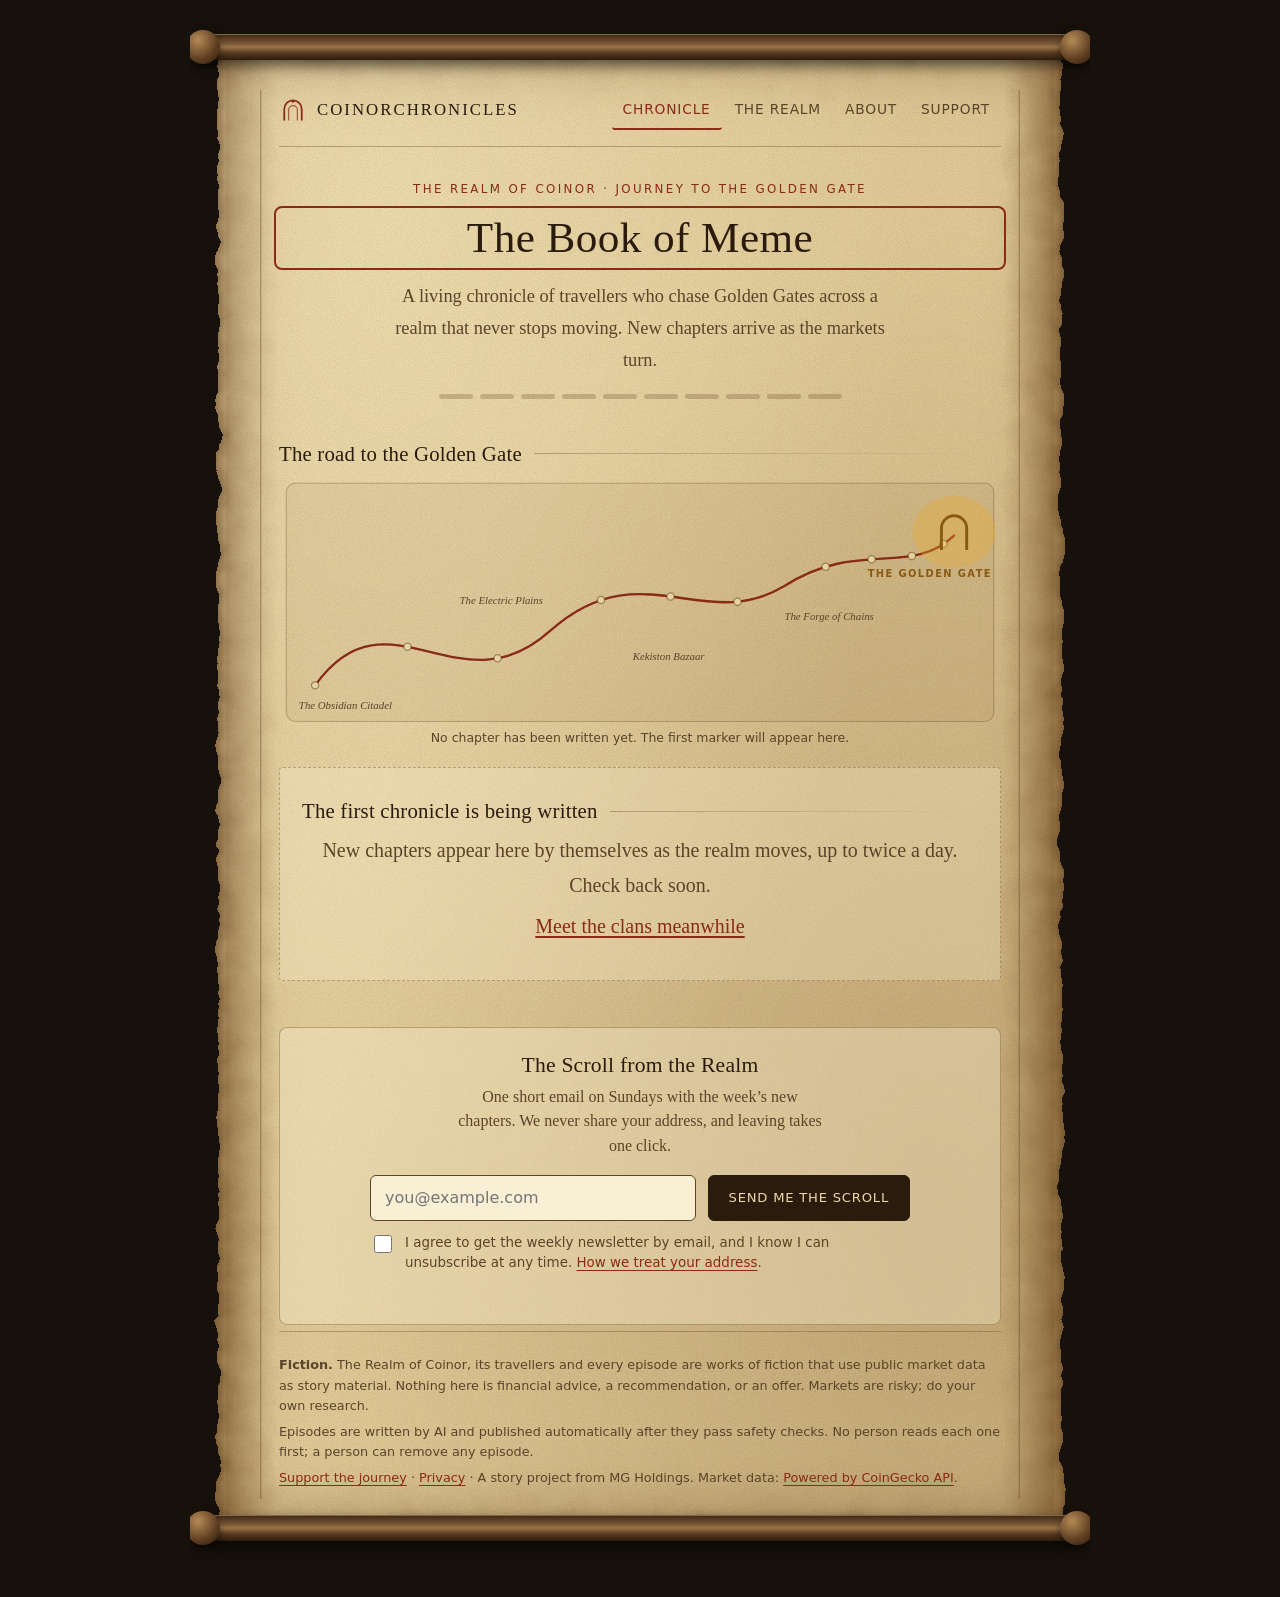
<file: site/index.html>
<!doctype html>
<html lang="en">
<head>
<meta charset="utf-8">
<meta name="viewport" content="width=device-width, initial-scale=1">
<title>The Book of Meme · CoinorChronicles — a fantasy saga of the Realm of Coinor</title>
<meta name="description" content="CoinorChronicles: the Book of Meme, an ongoing crypto fantasy saga set in the Realm of Coinor. New chapters appear up to twice a day. Fiction written by AI, published after safety checks. Not financial advice.">
<meta property="og:title" content="The Book of Meme · CoinorChronicles">
<meta property="og:description" content="An ongoing fantasy saga from the Realm of Coinor. New chapters up to twice a day. Fiction. Not financial advice.">
<meta property="og:type" content="website">
<meta name="theme-color" content="#140e08">
<link rel="icon" href="data:image/svg+xml,%3Csvg xmlns='http://www.w3.org/2000/svg' viewBox='0 0 32 32'%3E%3Crect width='32' height='32' rx='6' fill='%23140e08'/%3E%3Cpath d='M8 26V15a8 8 0 0 1 16 0v11' fill='none' stroke='%23c9a24a' stroke-width='2.4'/%3E%3C/svg%3E">
<link rel="canonical" href="https://coinorchonicles.space/">
<meta property="og:url" content="https://coinorchonicles.space/">
<meta property="og:site_name" content="CoinorChronicles">
<link rel="stylesheet" href="styles.css">
<script>(function(){var d=document.documentElement,w=function(){var x=innerWidth;d.setAttribute('data-screen',x<600?'phone':x<1024?'tablet':'desktop');d.setAttribute('data-touch',matchMedia('(pointer:coarse)').matches?'1':'0')};w();addEventListener('resize',w);addEventListener('orientationchange',w)})()</script>
<script type="application/ld+json">{"@context":"https://schema.org","@type":"WebSite","name":"CoinorChronicles","alternateName":"The Book of Meme","url":"https://coinorchonicles.space/","description":"An ongoing fantasy saga set in the Realm of Coinor. Fiction, not financial advice.","inLanguage":"en"}</script>
</head>
<body>
<a class="skip" href="#app">Skip to the chronicle</a>
<svg width="0" height="0" style="position:absolute" aria-hidden="true" focusable="false">
  <filter id="rough" x="-5%" y="-2%" width="110%" height="104%">
    <feTurbulence type="fractalNoise" baseFrequency="0.035" numOctaves="3" seed="7" result="n"/>
    <feDisplacementMap in="SourceGraphic" in2="n" scale="14" xChannelSelector="R" yChannelSelector="G"/>
  </filter>
</svg>
<div class="scroll">
<div class="rod top" aria-hidden="true"></div>
<div class="sheet"><div class="col">
<header class="site-header">
  <div class="bar">
    <a class="brand" href="#/" aria-label="CoinorChronicles home">
      <svg class="emblem" viewBox="0 0 32 32" width="28" height="28" aria-hidden="true">
        <path d="M6 28V15a10 10 0 0 1 20 0v13" fill="none" stroke="currentColor" stroke-width="2"/>
        <path d="M11 28V16a5 5 0 0 1 10 0v12" fill="none" stroke="currentColor" stroke-width="1.4" opacity=".7"/>
        <circle cx="16" cy="6" r="1.6" fill="currentColor"/>
      </svg>
      <span>CoinorChronicles</span>
    </a>
    <nav aria-label="Main">
      <a href="#/" data-route="home">Chronicle</a>
      <a href="/realm" data-route="realm">The Realm</a>
      <a href="/about" data-route="about">About</a>
      <a href="/support">Support</a>
    </nav>
  </div>
</header>
<div id="preview-banner" class="preview" hidden>Preview mode: you are seeing sample episodes that are <strong>not published</strong>. Visitors do not see this.</div>
<main id="app" tabindex="-1"><p class="muted">Opening the Book of Meme…</p></main>
<div data-subscribe></div>
<footer class="site-footer">
  <div>
    <p><strong>Fiction.</strong> The Realm of Coinor, its travellers and every episode are works of fiction that use public market data as story material. Nothing here is financial advice, a recommendation, or an offer. Markets are risky; do your own research.</p>
    <p>Episodes are written by AI and published automatically after they pass safety checks. No person reads each one first; a person can remove any episode.</p>
    <p class="muted"><a href="/support">Support the journey</a> · <a href="/privacy">Privacy</a> · A story project from MG Holdings. Market data: <a href="https://www.coingecko.com/en/api" rel="noopener">Powered by CoinGecko API</a>.</p>
  </div>
</footer>
</div></div>
<div class="rod bottom" aria-hidden="true"></div>
</div>
<noscript><p class="wrap">This page needs JavaScript to open the Book of Meme.</p></noscript>
<script src="app.js"></script>
<script src="subscribe.js" defer></script>
</body>
</html>
</file>
<file: site/styles.css>
:root{
  --table:#140e08; --table-2:#1d1409;
  --parch:#e7d3a2; --parch-2:#dcc48a; --parch-edge:#b88f4e;
  --ink:#2a1b0d; --ink-2:#5b4429; --rubric:#8a2b17; --rule:rgba(90,60,25,.35);
  --ancients:#8a5a12; --swift:#1f6b5d; --meme_lords:#6e3a8f; --builders:#9a4a14;
  --serif:"Iowan Old Style","Palatino Linotype",Palatino,"Book Antiqua","URW Palladio L",Georgia,serif;
  --sans:system-ui,-apple-system,"Segoe UI",Roboto,sans-serif;
  color-scheme:light;
}
*{box-sizing:border-box}
html{scroll-behavior:smooth}
@media (prefers-reduced-motion:reduce){html{scroll-behavior:auto}*{transition:none!important;animation:none!important}}
body{margin:0;color:var(--ink);font-family:var(--serif);font-size:19px;line-height:1.75;-webkit-font-smoothing:antialiased;
  background:radial-gradient(ellipse at 50% 0%,#2a1d10 0%,var(--table) 55%,#0b0704 100%) fixed;min-height:100vh}

.skip{position:absolute;left:-999px;top:8px;background:var(--rubric);color:#fff;padding:8px 12px;border-radius:4px;z-index:20}
.skip:focus{left:12px}

/* ---------- the scroll ---------- */
.scroll{position:relative;z-index:2;max-width:820px;margin:34px auto 56px;padding:0 22px}
.rod{position:relative;height:26px;margin:0 -10px;border-radius:14px;z-index:3;
  background:linear-gradient(#3b2614 0%,#7d5a38 38%,#9b7449 50%,#5a3c22 72%,#2d1b0d 100%);
  box-shadow:0 6px 14px rgba(0,0,0,.55),inset 0 1px 0 rgba(255,225,170,.35)}
.rod::before,.rod::after{content:"";position:absolute;top:-4px;width:34px;height:34px;border-radius:50%;
  background:radial-gradient(circle at 35% 30%,#b58a57,#5d3d20 60%,#2a190c);box-shadow:0 4px 8px rgba(0,0,0,.5)}
.rod::before{left:-16px}.rod::after{right:-16px}
.rod.bottom{margin-top:-2px}

.sheet{position:relative;isolation:isolate;margin:-4px 14px;padding:34px 34px 20px}
.sheet::before{content:"";position:absolute;inset:-6px -8px;z-index:-1;filter:url(#rough);
  background:
    radial-gradient(ellipse at 20% 12%,rgba(255,244,205,.55),transparent 55%),
    radial-gradient(ellipse at 85% 80%,rgba(120,80,30,.28),transparent 60%),
    linear-gradient(90deg,rgba(110,70,25,.5) 0,rgba(110,70,25,0) 7%,rgba(110,70,25,0) 93%,rgba(110,70,25,.5) 100%),
    var(--parch);
  box-shadow:inset 0 0 70px rgba(100,60,20,.55),inset 0 0 14px rgba(60,35,10,.55)}
.sheet::after{content:"";position:absolute;inset:0;z-index:-1;pointer-events:none;opacity:.55;mix-blend-mode:multiply;
  background-image:url("data:image/svg+xml,%3Csvg xmlns='http://www.w3.org/2000/svg' width='240' height='240'%3E%3Cfilter id='n'%3E%3CfeTurbulence type='fractalNoise' baseFrequency='.85' numOctaves='3' stitchTiles='stitch'/%3E%3CfeColorMatrix values='0 0 0 0 .35 0 0 0 0 .22 0 0 0 0 .08 0 0 0 .5 0'/%3E%3C/filter%3E%3Crect width='240' height='240' filter='url(%23n)'/%3E%3C/svg%3E")}
/* two faint column rules, like the margins of a real scroll column */
.sheet .col{position:relative;padding:0 18px;border-left:1px solid var(--rule);border-right:1px solid var(--rule);
  box-shadow:inset 3px 0 0 -2px rgba(90,60,25,.15),inset -3px 0 0 -2px rgba(90,60,25,.15)}

.wrap{width:100%}
a{color:var(--rubric);text-underline-offset:3px}
a:hover{text-decoration-thickness:2px}
:focus-visible{outline:2px solid var(--rubric);outline-offset:3px;border-radius:3px}
.muted{color:var(--ink-2)}
h1,h2,h3{font-weight:500;line-height:1.25;letter-spacing:.01em;color:var(--ink)}
h1{font-size:clamp(1.9rem,5.6vw,2.7rem);margin:.25em 0 .35em}
h2{font-size:1.3rem;margin:2.1rem 0 .55rem;display:flex;align-items:center;gap:12px}
h2::after{content:"";flex:1;height:1px;background:linear-gradient(90deg,var(--rule),transparent)}
h3{font-size:1.1rem;margin:0 0 .25rem}

/* ---------- header ---------- */
.site-header{padding-bottom:6px;border-bottom:1px solid var(--rule)}
.bar{display:flex;align-items:center;justify-content:space-between;gap:12px;flex-wrap:wrap;padding:0 0 10px}
.brand{display:flex;align-items:center;gap:10px;color:var(--ink);text-decoration:none;font-size:1.05rem;letter-spacing:.12em;text-transform:uppercase;font-variant:small-caps}
.brand .emblem{color:var(--rubric)}
nav{display:flex;gap:2px;font-family:var(--sans);font-size:.86rem;letter-spacing:.06em;text-transform:uppercase}
nav a{color:var(--ink-2);text-decoration:none;padding:7px 11px;border-radius:3px;border-bottom:2px solid transparent}
nav a:hover{color:var(--ink);border-bottom-color:var(--rule)}
nav a[aria-current="page"]{color:var(--rubric);border-bottom-color:var(--rubric)}

.preview{background:var(--rubric);color:#fbeed0;font-family:var(--sans);font-size:.88rem;text-align:center;padding:8px 16px;margin:0 -14px 10px}

main{padding-top:26px;padding-bottom:34px;min-height:52vh;outline:none}
.eyebrow{font-family:var(--sans);font-size:.74rem;letter-spacing:.2em;text-transform:uppercase;color:var(--rubric);margin:0}
.lede{font-size:1.15rem;color:var(--ink-2);max-width:56ch}

.hero{padding:6px 0 4px;text-align:center}
.hero .lede{margin:0 auto}
.hero .gate{display:flex;justify-content:center;gap:7px;margin:18px 0 4px}
.hero .gate i{display:block;width:100%;max-width:34px;height:5px;border-radius:3px;background:rgba(90,60,25,.25)}
.hero .gate i.on{background:var(--rubric)}

.chips{display:flex;flex-wrap:wrap;gap:8px;margin:16px 0 4px;font-family:var(--sans)}
.chip{border:1px solid var(--rule);background:transparent;color:var(--ink-2);border-radius:3px;padding:6px 14px;font-size:.8rem;letter-spacing:.06em;text-transform:uppercase;cursor:pointer}
.chip:hover{color:var(--ink);border-color:var(--ink-2)}
.chip[aria-pressed="true"]{background:var(--ink);color:#ecd9a8;border-color:var(--ink)}

/* ---------- entries ---------- */
.cards{display:grid;gap:0;margin-top:14px}
.card{display:grid;grid-template-columns:46px 1fr;gap:4px 16px;color:inherit;text-decoration:none;padding:20px 4px;border-top:1px solid var(--rule)}
.card:first-child{border-top:0}
.card:hover{background:rgba(120,80,30,.1)}
.card .seal{grid-row:1/4;width:42px;height:42px;border-radius:50%;margin-top:4px;display:flex;align-items:center;justify-content:center;
  font-family:var(--sans);font-weight:600;font-size:.95rem;color:#f6e6bf;background:radial-gradient(circle at 35% 30%,var(--accent,var(--rubric)),#2a1b0d 135%);
  box-shadow:0 2px 4px rgba(40,20,5,.45),inset 0 1px 0 rgba(255,235,190,.35)}
.card h3{font-size:1.25rem;margin:0}
.card p{margin:0;color:var(--ink-2);font-size:1rem;line-height:1.6}
.meta{font-family:var(--sans);font-size:.76rem;letter-spacing:.05em;text-transform:uppercase;color:var(--ink-2);display:flex;flex-wrap:wrap;gap:4px 14px;margin:0}
.meta .tag{color:var(--accent,var(--rubric));font-weight:600}
.clan-ancients{--accent:var(--ancients)}.clan-swift{--accent:var(--swift)}
.clan-meme_lords{--accent:var(--meme_lords)}.clan-builders{--accent:var(--builders)}

.empty{border:1px dashed var(--rule);border-radius:4px;padding:30px 22px;text-align:center;margin-top:22px;background:rgba(255,245,215,.25)}
.empty p{margin:.3em 0;color:var(--ink-2)}

/* ---------- reading ---------- */
article.episode h1{margin-bottom:.2em}
.episode .body{margin-top:1.5em;font-size:1.12rem}
.episode .body p{margin:0 0 1.2em;text-align:left;hyphens:auto}
.episode .body p:first-child::first-letter{font-size:3.5em;float:left;line-height:.82;padding:.06em .1em 0 0;color:var(--rubric);font-weight:500}
.pager{display:flex;justify-content:space-between;align-items:center;gap:12px;margin-top:2.2rem;padding-top:14px;border-top:1px solid var(--rule);font-family:var(--sans);font-size:.92rem;flex-wrap:wrap}
.btn{display:inline-block;font-family:var(--sans);font-size:.82rem;letter-spacing:.06em;text-transform:uppercase;border:1px solid var(--ink-2);background:transparent;color:var(--ink);padding:7px 14px;border-radius:3px;cursor:pointer;text-decoration:none}
.btn:hover{background:var(--ink);color:#ecd9a8}
.back{font-family:var(--sans);font-size:.88rem;margin:0 0 4px}

.clan{border-top:1px solid var(--rule);padding:18px 0}
.clan:first-of-type{border-top:0}
.clan h3{color:var(--accent)}
.clan .where{font-family:var(--sans);font-size:.78rem;letter-spacing:.08em;text-transform:uppercase;color:var(--ink-2);margin:0 0 6px}
.clan ul{margin:.3em 0 0;padding-left:1.1em;color:var(--ink-2);font-size:1rem}
.clan li{margin:.15em 0}
.clan li b{color:var(--ink);font-weight:500}

.site-footer{border-top:1px solid var(--rule);padding:18px 0 6px;font-family:var(--sans);font-size:.8rem;color:var(--ink-2);line-height:1.6}
.site-footer p{margin:.4em 0}

@media (max-width:640px){
  body{font-size:17px}
  .scroll{margin:18px auto 36px;padding:0 10px}
  .sheet{margin:-4px 8px;padding:24px 14px 14px}
  .sheet .col{padding:0 10px}
  .rod::before,.rod::after{width:26px;height:26px;top:0}
  .rod::before{left:-10px}.rod::after{right:-10px}
  .card{grid-template-columns:38px 1fr}
  .card .seal{width:36px;height:36px;font-size:.85rem}
}

/* ---------- the realm behind the scroll ---------- */
.realm-bg{position:fixed;inset:0;z-index:0;pointer-events:none;overflow:hidden}
.realm-bg svg{width:100%;height:100%;display:block}
.realm-bg::after{content:"";position:absolute;inset:0;transition:opacity 1.6s,background 1.6s;
  background:radial-gradient(ellipse at 50% 30%,transparent 30%,rgba(0,0,0,.55) 100%)}
body[data-weather="golden"] .realm-bg::after{background:radial-gradient(ellipse at 50% 20%,rgba(230,170,60,.22),transparent 55%),radial-gradient(ellipse at 50% 30%,transparent 30%,rgba(0,0,0,.5) 100%)}
body[data-weather="siege"] .realm-bg::after{background:radial-gradient(ellipse at 50% 0%,rgba(40,60,110,.35),transparent 60%),radial-gradient(ellipse at 50% 30%,transparent 20%,rgba(0,0,10,.7) 100%)}
body[data-weather="siege"] .realm-bg::before{content:"";position:absolute;inset:-20% 0;opacity:.18;
  background:repeating-linear-gradient(104deg,transparent 0 14px,rgba(170,190,230,.5) 14px 15px);animation:rain 1.1s linear infinite}
@keyframes rain{to{transform:translate(-40px,120px)}}
.far-gate{animation:gatepulse 5s ease-in-out infinite}
@keyframes gatepulse{50%{opacity:.85}}
#embers{position:fixed;inset:0;width:100%;height:100%;z-index:1;pointer-events:none}

/* the scroll unrolls once, and breathes by candlelight */
.sheet{animation:unroll 1.1s cubic-bezier(.2,.7,.2,1) both}
@keyframes unroll{from{clip-path:inset(0 0 100% 0)}to{clip-path:inset(-20px -20px -20px -20px)}}
.rod::before,.rod::after{animation:candle 4.5s ease-in-out infinite}
@keyframes candle{50%{box-shadow:0 4px 14px rgba(255,170,60,.45)}}

/* ---------- the road to the Golden Gate ---------- */
.road{margin:6px 0 4px}
.road svg{width:100%;height:auto;display:block;overflow:visible}
.road .ground{fill:rgba(120,80,30,.07);stroke:var(--rule);stroke-width:1}
.road .route-bg{fill:none;stroke:rgba(90,60,25,.3);stroke-width:2;stroke-dasharray:2 7;stroke-linecap:round}
.road .route{fill:none;stroke:var(--rubric);stroke-width:2.6;stroke-linecap:round;stroke-dasharray:1200;stroke-dashoffset:1200;animation:draw 3.2s .4s ease forwards}
@keyframes draw{to{stroke-dashoffset:0}}
.road .place{font:italic 12px var(--serif);fill:var(--ink-2)}
.road .stop{fill:var(--parch);stroke:rgba(90,60,25,.5);stroke-width:1.4}
.road .pin{cursor:pointer}
.road .pin circle.dot{fill:var(--accent,var(--rubric));stroke:#2a1b0d;stroke-width:1.5;transition:transform .2s;transform-box:fill-box;transform-origin:center}
.road .pin:hover circle.dot,.road .pin:focus-visible circle.dot{transform:scale(1.35)}
.road .pin text{font:600 10px var(--sans);fill:#f6e6bf;pointer-events:none}
.road .latest circle.halo{fill:none;stroke:var(--accent,var(--rubric));stroke-width:2;transform-box:fill-box;transform-origin:center;animation:halo 2.4s ease-out infinite}
@keyframes halo{from{opacity:.9;transform:scale(1)}to{opacity:0;transform:scale(2.6)}}
.road .gate-glow{fill:rgba(230,170,50,.35);animation:gatepulse 3.4s ease-in-out infinite}
.road .gate-arch{fill:none;stroke:#8a5a12;stroke-width:3.2}
.road .gate-name{font:600 11px var(--sans);letter-spacing:.14em;text-transform:uppercase;fill:var(--ancients)}
.road .legend{font:.78rem var(--sans);color:var(--ink-2);margin:2px 0 0;text-align:center}
.clan-ancients{--accent:var(--ancients)}

@media (prefers-reduced-motion:reduce){
  .sheet,.rod::before,.rod::after,.far-gate,.road .gate-glow,.road .latest circle.halo,.realm-bg::before{animation:none!important}
  .road .route{stroke-dashoffset:0;animation:none}
  #embers{display:none}
}
@media (max-width:640px){.road .place{font-size:17px}.road .gate-name{font-size:14px}.road .pin text{font-size:12px}.road .pin circle.dot,.road .latest circle.halo{r:13}}

/* ---------- support page ---------- */
.wallets{display:grid;gap:14px;margin-top:10px}
.wallet{display:grid;grid-template-columns:132px 1fr;gap:6px 18px;align-items:start;padding:16px 4px;border-top:1px solid var(--rule)}
.wallet:first-child{border-top:0}
.wallet-qr img{display:block;width:120px;height:120px;border:1px solid var(--rule);border-radius:4px;background:#f3e6c4}
.wallet-info h3{margin:0}
.wallet-info .where{font-family:var(--sans);font-size:.76rem;letter-spacing:.04em;color:var(--ink-2);margin:2px 0 8px;text-transform:none}
.addr{display:block;font:500 .82rem/1.5 ui-monospace,SFMono-Regular,Menlo,Consolas,monospace;word-break:break-all;background:rgba(90,60,25,.08);border:1px solid var(--rule);border-radius:4px;padding:8px 10px;margin-bottom:8px;user-select:all}
.care{color:var(--ink-2)}.care li{margin:.35em 0}
@media (max-width:640px){.wallet{grid-template-columns:1fr}.wallet-qr img{width:104px;height:104px}}

/* ---------- newsletter box ---------- */
.subscribe{margin:34px 0 4px;padding:18px 18px 14px;border:1px solid var(--rule);border-radius:6px;background:rgba(255,245,215,.3)}
.subscribe h2{margin-top:0}
.sub-lede{margin:.2em 0 .8em;color:var(--ink-2);font-size:1rem}
.sub-form{display:grid;gap:10px;max-width:460px}
.sub-label{font-family:var(--sans);font-size:.8rem;letter-spacing:.06em;text-transform:uppercase;color:var(--ink-2)}
.sub-form input[type=email]{font:1rem var(--sans);padding:10px 12px;border:1px solid var(--ink-2);border-radius:4px;background:#f8efd4;color:var(--ink);width:100%}
.sub-consent{display:flex;gap:10px;align-items:flex-start;font:.88rem/1.45 var(--sans);color:var(--ink-2)}
.sub-consent input{margin-top:3px;width:18px;height:18px;flex:none}
.sub-trap{position:absolute;left:-9999px;width:1px;height:1px;overflow:hidden}
.sub-form .btn{justify-self:start;padding:9px 18px}
.sub-form .btn:disabled{opacity:.6;cursor:wait}
.sub-msg{min-height:1.4em;margin:0;font:.92rem var(--sans)}
.sub-msg.good{color:#1f6b3d}.sub-msg.bad{color:var(--rubric)}

/* ====================== responsive: every screen, detected two ways ======================
   CSS media queries do the layout; a tiny script also sets data-screen (phone/tablet/desktop)
   and data-touch on <html> so effects can be lighter on phones. */
html{-webkit-text-size-adjust:100%;text-size-adjust:100%}
html{max-width:100%;overflow-x:hidden}
body{max-width:100%;overflow-x:clip}   /* clip, not hidden: body must not become a second scroll container (breaks scrolling on some phones) */
.scroll{overflow-x:clip}
img,svg{max-width:100%}
.addr{overflow-wrap:anywhere}
@keyframes fadein{from{opacity:0}to{opacity:1}}
[data-screen="phone"] .sheet{animation:fadein .5s ease both}
[data-screen="phone"] .sheet::before{filter:none}           /* SVG filters on big boxes are slow or blank on some phones */
[data-screen="phone"] .rod::before,[data-screen="phone"] .rod::after{animation:none}
@media (max-width:900px){.scroll{max-width:none}}
@media (max-width:640px){
  .scroll{margin:14px auto 28px;padding:0 6px}
  .rod{margin:0}
  .rod::before{left:-2px}.rod::after{right:-2px}
  .sheet{margin:-4px 6px;padding:20px 12px 12px}
  .sheet .col{padding:0 8px}
  .bar{display:block}
  .brand{font-size:.92rem;letter-spacing:.08em;margin-bottom:4px}
  nav{display:flex;width:100%;justify-content:space-between;font-size:.72rem;letter-spacing:.03em}
  nav a{padding:9px 4px;white-space:nowrap}
  h1{font-size:clamp(1.6rem,8vw,2.1rem)}
  .lede{font-size:1.05rem}
  .road svg{overflow:hidden}
  .road .place{font-size:24px}.road .gate-name{font-size:20px}.road .pin text{font-size:17px}
  .road .pin circle.dot,.road .latest circle.halo{r:16}
  .episode .body{font-size:1.05rem}
  .episode .body p:first-child::first-letter{font-size:3em}
  .subscribe{padding:14px 12px}
}
@media (max-width:380px){nav{font-size:.68rem}.brand span{font-size:.85rem}}
@media (pointer:coarse){
  nav a,.chip,.btn{min-height:44px;display:inline-flex;align-items:center;justify-content:center}
  .sub-form input[type=email]{font-size:16px}               /* stops iOS zooming the page on focus */
  .card{padding:18px 2px}
}
@media (min-width:1100px){.scroll{max-width:900px}body{font-size:20px}}

/* ---------- coin picker (support page) ---------- */
.coins{display:flex;flex-wrap:wrap;gap:12px;margin:8px 0 18px}
.coin{appearance:none;border:0;background:none;cursor:pointer;display:flex;flex-direction:column;align-items:center;gap:6px;padding:6px;border-radius:12px;color:var(--ink);font:600 .8rem var(--sans);letter-spacing:.06em}
.coin svg{width:64px;height:64px;filter:drop-shadow(0 3px 4px rgba(40,20,5,.45));transition:transform .18s}
.coin:hover svg,.coin:focus-visible svg{transform:translateY(-3px) scale(1.06)}
.coin[aria-pressed="true"]{background:rgba(120,80,30,.16);box-shadow:0 0 0 2px var(--rubric) inset}
.coin[aria-pressed="true"] svg{transform:scale(1.08)}
.coin-panels{margin-top:6px}
.wallet-panel{display:grid;grid-template-columns:166px 1fr;gap:6px 20px;align-items:start;padding:16px;border:1px solid var(--rule);border-radius:8px;background:rgba(255,245,215,.35);animation:fadein .25s ease both}
.wallet-panel[hidden]{display:none}
html:not(.coin-js) .wallet-panel{margin-bottom:12px}
.wallet-panel .wallet-qr img{width:150px;height:150px}
@media (max-width:640px){.wallet-panel{grid-template-columns:1fr;justify-items:center;text-align:center}.coins{justify-content:center}.addr{text-align:left}}

/* ====================== tidy pass (16 Oct 2026): plain backdrop, clean signup ====================== */
body{background:#17110b;background-image:none}
main{min-height:0;padding-bottom:12px}
.road{margin-top:18px}

.subscribe{margin:34px 0 6px;padding:24px 22px 20px;border:1px solid var(--rule);border-radius:8px;background:rgba(255,245,215,.32);text-align:center}
.subscribe h2{display:block;margin:0 0 .25em;font-size:1.35rem}
.subscribe h2::after{display:none}
.sub-lede{max-width:46ch;margin:0 auto 16px;color:var(--ink-2);font-size:1rem;line-height:1.55}
.sub-form{display:grid;grid-template-columns:1fr auto;gap:12px;max-width:540px;margin:0 auto;text-align:left;align-items:stretch}
.sub-label{position:absolute;width:1px;height:1px;overflow:hidden;clip:rect(0 0 0 0);white-space:nowrap}
.sub-form input[type=email]{grid-column:1;grid-row:1;min-width:0;height:46px;box-sizing:border-box;padding:0 14px;font:1rem var(--sans);border:1px solid var(--ink-2);border-radius:6px;background:#f8efd4;color:var(--ink)}
.sub-form .btn{grid-column:2;grid-row:1;height:46px;padding:0 20px;justify-self:stretch;white-space:nowrap;background:var(--ink);color:#ecd9a8;border-color:var(--ink);border-radius:6px}
.sub-form .btn:hover{background:var(--rubric);border-color:var(--rubric)}
.sub-consent{grid-column:1/-1;grid-row:2;display:flex;gap:10px;align-items:flex-start;font:.84rem/1.5 var(--sans);color:var(--ink-2)}
.sub-consent input{flex:none;margin-top:2px}
.sub-msg{grid-column:1/-1;grid-row:3;min-height:1.3em;margin:0;text-align:center;font:.9rem var(--sans)}
@media (max-width:520px){
  .subscribe{padding:20px 14px 16px}
  .sub-form{grid-template-columns:1fr}
  .sub-form input[type=email],.sub-form .btn{grid-column:1;height:48px}
  .sub-form input[type=email]{grid-row:1}.sub-form .btn{grid-row:3}
  .sub-consent{grid-row:2}.sub-msg{grid-row:4}
}
</file>
